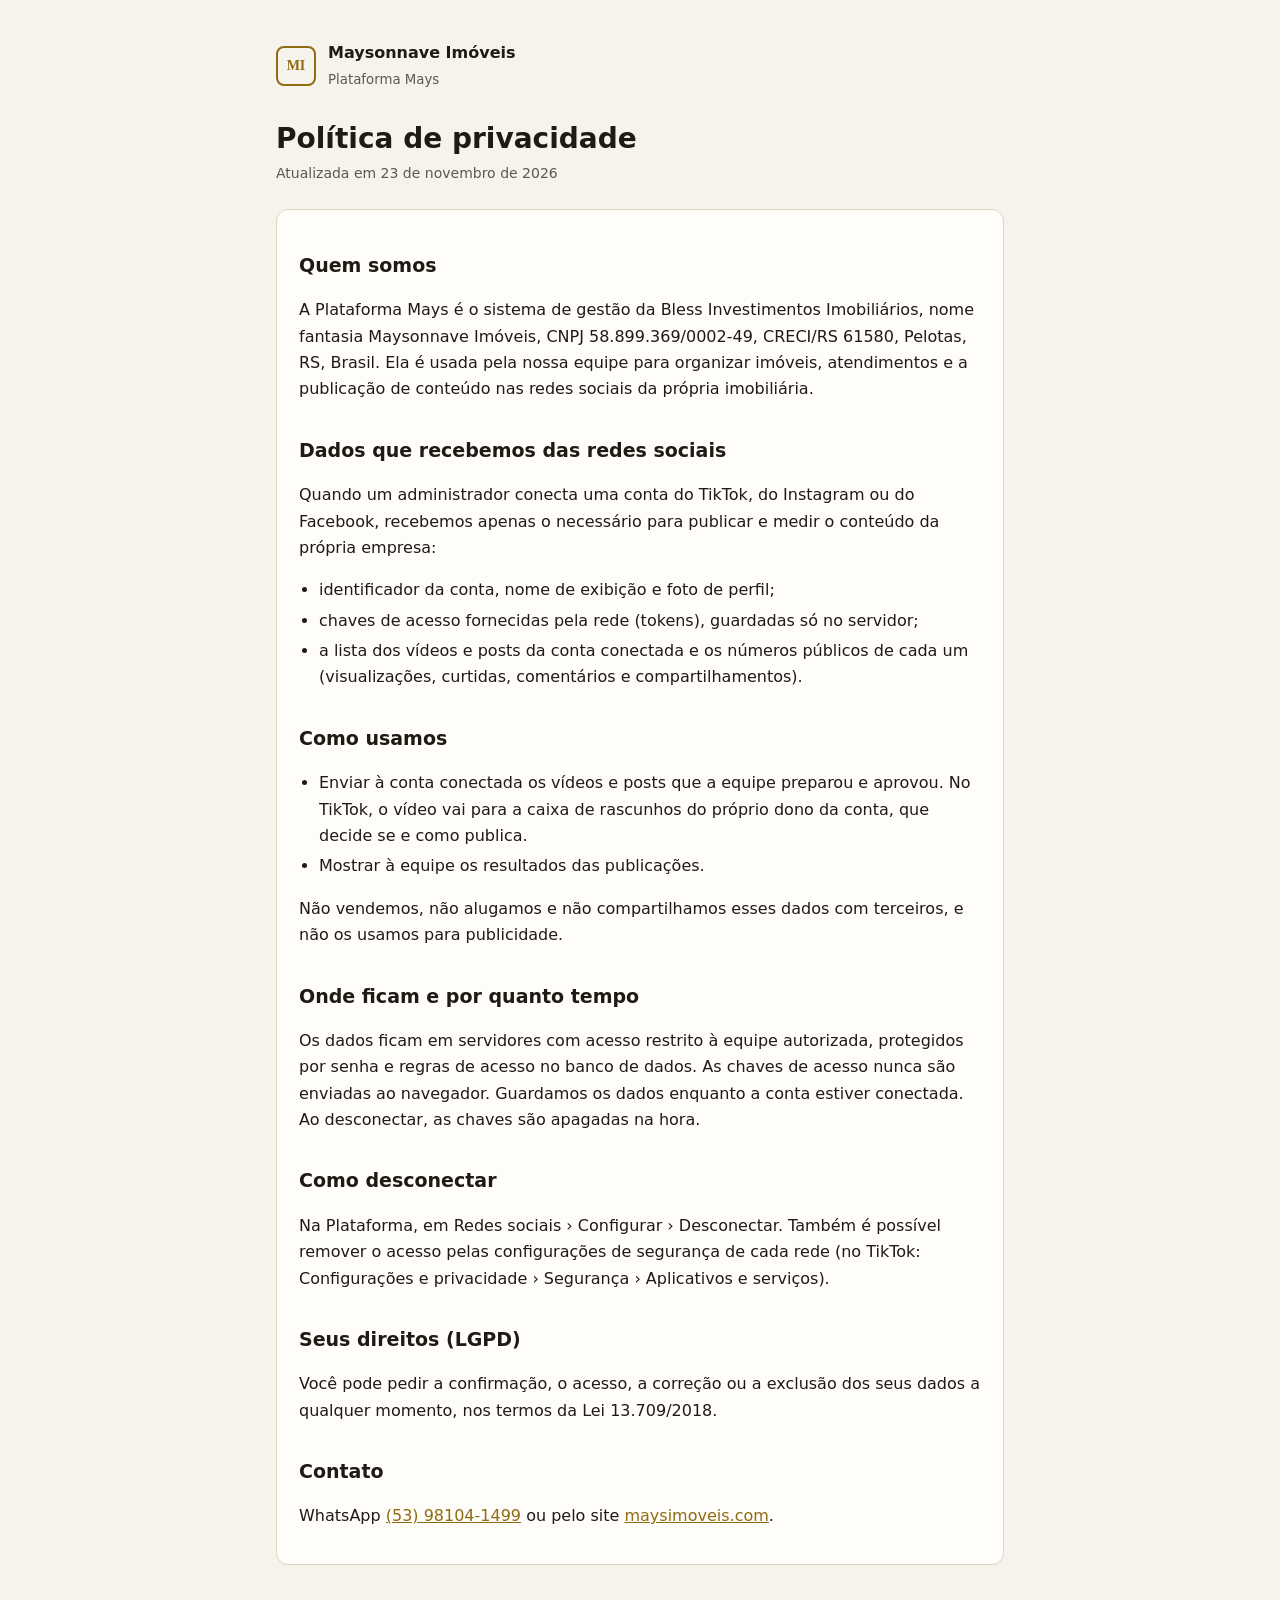
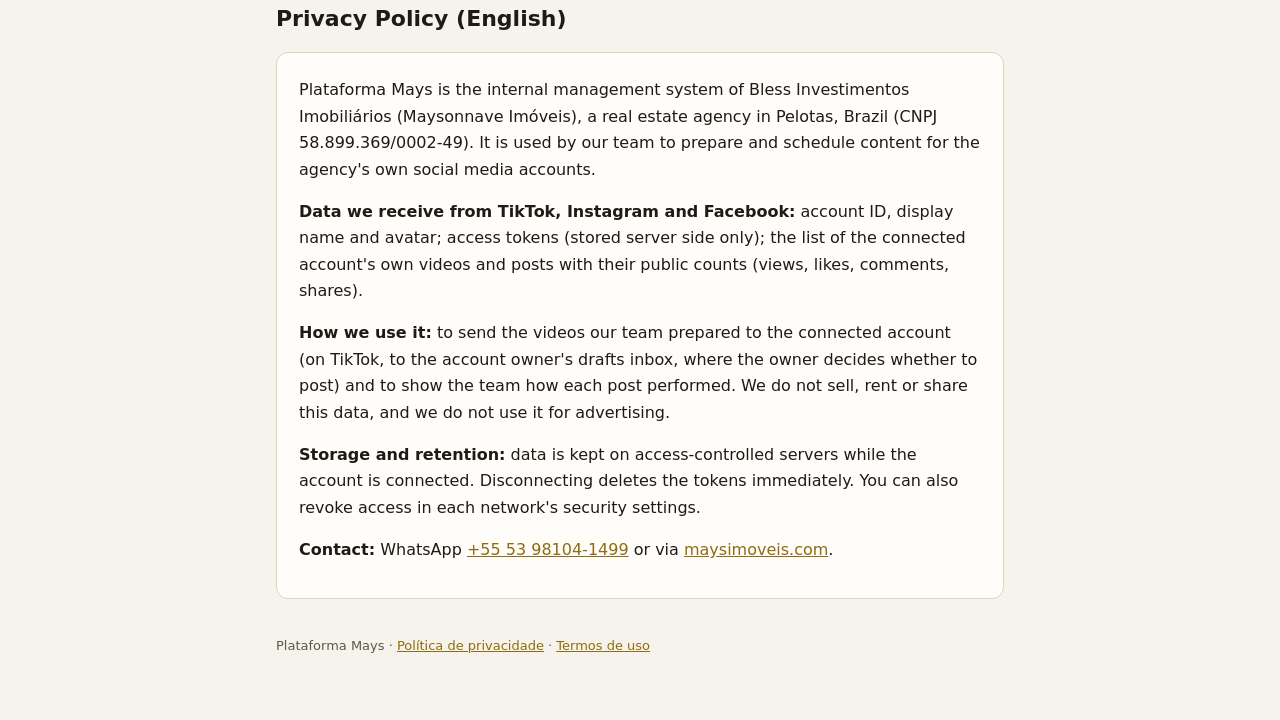
<file: privacidade.html>
<!doctype html>
<html lang="pt-BR">
<head>
<meta charset="utf-8">
<meta name="viewport" content="width=device-width,initial-scale=1">
<title>Política de privacidade · Plataforma Mays</title>
<style>
:root{--bg:#f6f3ec;--card:#fffdf9;--tx:#1f1b14;--fr:#5f574a;--ou:#8f6c12;--bd:#ddd4c2}
@media (prefers-color-scheme:dark){:root{--bg:#2e2e2e;--card:#363636;--tx:#fafafa;--fr:#c4c4c4;--ou:#e8ca6c;--bd:#565656}}
*{box-sizing:border-box}body{margin:0;background:var(--bg);color:var(--tx);font:16px/1.65 -apple-system,BlinkMacSystemFont,'Segoe UI',system-ui,sans-serif}
main{max-width:760px;margin:0 auto;padding:40px 16px 64px}
.marca{display:flex;align-items:center;gap:12px;margin-bottom:28px}
.marca span{width:40px;height:40px;border:2px solid var(--ou);border-radius:8px;display:grid;place-items:center;color:var(--ou);font:700 14px Georgia,serif}
.marca b{display:block}.marca small{color:var(--fr)}
h1{font-size:28px;line-height:1.25;margin:0 0 6px}h2{font-size:19px;margin:32px 0 8px}
.data{color:var(--fr);font-size:14px;margin:0 0 24px}
section{background:var(--card);border:1px solid var(--bd);border-radius:12px;padding:8px 22px 18px;margin-top:20px}
a{color:var(--ou)}ul{padding-left:20px}li{margin:4px 0}
.en{margin-top:40px}.en h1{font-size:22px}
footer{margin-top:36px;color:var(--fr);font-size:13px}
</style>
</head>
<body><main>
<div class="marca"><span>MI</span><div><b>Maysonnave Imóveis</b><small>Plataforma Mays</small></div></div>
<h1>Política de privacidade</h1>
<p class="data">Atualizada em 23 de novembro de 2026</p>

<section>
<h2>Quem somos</h2>
<p>A Plataforma Mays é o sistema de gestão da Bless Investimentos Imobiliários, nome fantasia Maysonnave Imóveis, CNPJ 58.899.369/0002-49, CRECI/RS 61580, Pelotas, RS, Brasil. Ela é usada pela nossa equipe para organizar imóveis, atendimentos e a publicação de conteúdo nas redes sociais da própria imobiliária.</p>

<h2>Dados que recebemos das redes sociais</h2>
<p>Quando um administrador conecta uma conta do TikTok, do Instagram ou do Facebook, recebemos apenas o necessário para publicar e medir o conteúdo da própria empresa:</p>
<ul>
<li>identificador da conta, nome de exibição e foto de perfil;</li>
<li>chaves de acesso fornecidas pela rede (tokens), guardadas só no servidor;</li>
<li>a lista dos vídeos e posts da conta conectada e os números públicos de cada um (visualizações, curtidas, comentários e compartilhamentos).</li>
</ul>

<h2>Como usamos</h2>
<ul>
<li>Enviar à conta conectada os vídeos e posts que a equipe preparou e aprovou. No TikTok, o vídeo vai para a caixa de rascunhos do próprio dono da conta, que decide se e como publica.</li>
<li>Mostrar à equipe os resultados das publicações.</li>
</ul>
<p>Não vendemos, não alugamos e não compartilhamos esses dados com terceiros, e não os usamos para publicidade.</p>

<h2>Onde ficam e por quanto tempo</h2>
<p>Os dados ficam em servidores com acesso restrito à equipe autorizada, protegidos por senha e regras de acesso no banco de dados. As chaves de acesso nunca são enviadas ao navegador. Guardamos os dados enquanto a conta estiver conectada. Ao desconectar, as chaves são apagadas na hora.</p>

<h2>Como desconectar</h2>
<p>Na Plataforma, em Redes sociais › Configurar › Desconectar. Também é possível remover o acesso pelas configurações de segurança de cada rede (no TikTok: Configurações e privacidade › Segurança › Aplicativos e serviços).</p>

<h2>Seus direitos (LGPD)</h2>
<p>Você pode pedir a confirmação, o acesso, a correção ou a exclusão dos seus dados a qualquer momento, nos termos da Lei 13.709/2018.</p>

<h2>Contato</h2>
<p>WhatsApp <a href="https://wa.me/5553981041499">(53) 98104-1499</a> ou pelo site <a href="https://maysimoveis.com">maysimoveis.com</a>.</p>
</section>

<div class="en">
<h1>Privacy Policy (English)</h1>
<section>
<p>Plataforma Mays is the internal management system of Bless Investimentos Imobiliários (Maysonnave Imóveis), a real estate agency in Pelotas, Brazil (CNPJ 58.899.369/0002-49). It is used by our team to prepare and schedule content for the agency's own social media accounts.</p>
<p><b>Data we receive from TikTok, Instagram and Facebook:</b> account ID, display name and avatar; access tokens (stored server side only); the list of the connected account's own videos and posts with their public counts (views, likes, comments, shares).</p>
<p><b>How we use it:</b> to send the videos our team prepared to the connected account (on TikTok, to the account owner's drafts inbox, where the owner decides whether to post) and to show the team how each post performed. We do not sell, rent or share this data, and we do not use it for advertising.</p>
<p><b>Storage and retention:</b> data is kept on access-controlled servers while the account is connected. Disconnecting deletes the tokens immediately. You can also revoke access in each network's security settings.</p>
<p><b>Contact:</b> WhatsApp <a href="https://wa.me/5553981041499">+55 53 98104-1499</a> or via <a href="https://maysimoveis.com">maysimoveis.com</a>.</p>
</section>
</div>
<footer>Plataforma Mays · <a href="privacidade.html">Política de privacidade</a> · <a href="termos.html">Termos de uso</a></footer>
</main></body></html>
</file>
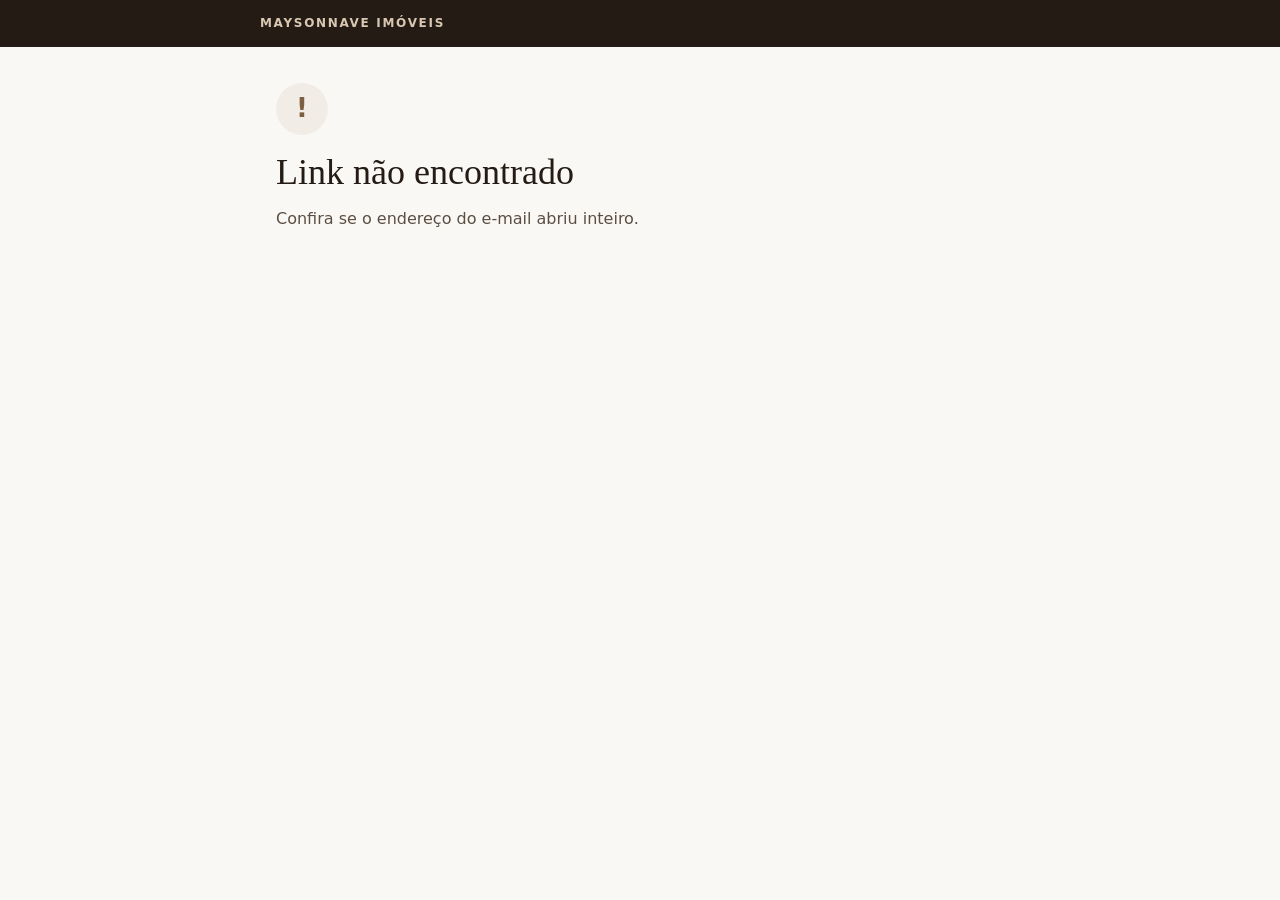
<file: proprietario.html>
<!DOCTYPE html>
<html lang="pt-BR">
<head>
<meta charset="utf-8">
<meta name="viewport" content="width=device-width, initial-scale=1">
<meta name="robots" content="noindex, nofollow">
<meta name="referrer" content="no-referrer">
<title>Aprovar anúncio · Maysonnave Imóveis</title>
<!--
  Página do PROPRIETÁRIO (migração 86). Sem login: o link do e-mail traz
  o token no #, que nunca vai para servidor nenhum nem aparece em log.
    #t=<token>     aprovar o anúncio ou pedir ajuste
    #sair=<token>  deixar de receber o relatório mensal
  Tudo passa pelas funções aprovacao-proprietario e relatorio-mensal; esta
  página não lê tabela nenhuma. Visual do site público (maysimoveis.com),
  não da Plataforma: quem abre é cliente, não a equipe.
-->
<style>
  :root {
    --tinta: #241C14; --tinta-2: #5C4E42; --tinta-3: #6F6155;
    --fundo: #FAF8F5; --superficie: #fff; --linha: #E3DAD0;
    --marca: #7D5F41; --marca-clara: #9B7B5A; --verde: #2F7A4F; --vermelho: #B3412F;
  }
  * { box-sizing: border-box; margin: 0; padding: 0; }
  html { background: var(--fundo); }
  body { background: var(--fundo); color: var(--tinta); font: 15px/1.6 -apple-system, BlinkMacSystemFont, 'Segoe UI', system-ui, sans-serif; -webkit-font-smoothing: antialiased; }
  a { color: var(--marca); }
  .topo { background: var(--tinta); color: #fff; padding: 14px 16px; }
  .topo div { max-width: 760px; margin: 0 auto; font-size: 12px; letter-spacing: .14em; text-transform: uppercase; color: #D9C7B2; font-weight: 700; }
  main { max-width: 760px; margin: 0 auto; padding: 28px 16px 60px; }
  h1 { font-family: Georgia, serif; font-weight: 400; font-size: clamp(26px, 6vw, 36px); line-height: 1.2; margin-bottom: 12px; }
  .intro { color: var(--tinta-2); font-size: 16px; max-width: 60ch; }
  .cartao { background: var(--superficie); border: 1px solid var(--linha); border-radius: 12px; margin-top: 24px; overflow: hidden; }
  .galeria-principal { display: block; width: 100%; aspect-ratio: 4 / 3; object-fit: cover; background: #eee; }
  .miniaturas { display: flex; gap: 6px; padding: 8px; overflow-x: auto; scrollbar-width: thin; }
  .miniaturas button { flex: 0 0 auto; border: 2px solid transparent; border-radius: 6px; padding: 0; background: none; cursor: pointer; }
  .miniaturas button.ativa { border-color: var(--marca); }
  .miniaturas img { display: block; width: 76px; height: 57px; object-fit: cover; border-radius: 4px; }
  .ficha { padding: 18px 18px 22px; }
  .codigo { font-size: 12px; letter-spacing: .1em; text-transform: uppercase; color: var(--marca-clara); font-weight: 700; }
  .ficha h2 { font-family: Georgia, serif; font-weight: 400; font-size: 23px; line-height: 1.25; margin: 4px 0 2px; }
  .local { color: var(--tinta-3); }
  .precos { display: flex; flex-wrap: wrap; gap: 6px 22px; margin: 14px 0 4px; }
  .preco b { display: block; font-size: 22px; }
  .preco span { font-size: 12px; color: var(--tinta-3); text-transform: uppercase; letter-spacing: .06em; }
  .extras { font-size: 13.5px; color: var(--tinta-2); }
  .chips { display: flex; flex-wrap: wrap; gap: 6px; margin-top: 14px; }
  .chips span { background: var(--fundo); border: 1px solid var(--linha); border-radius: 20px; padding: 3px 11px; font-size: 13px; }
  .descricao { margin-top: 16px; white-space: pre-line; color: var(--tinta-2); }
  .termo { padding: 18px; }
  .termo h3 { font-size: 16px; margin-bottom: 6px; }
  .termo .resumo { color: var(--tinta-2); }
  details { margin-top: 12px; }
  summary { cursor: pointer; color: var(--marca); font-weight: 600; }
  .termo-texto { margin-top: 12px; padding: 14px 16px; background: var(--fundo); border: 1px solid var(--linha); border-radius: 8px; font-size: 13.5px; max-height: 420px; overflow-y: auto; }
  .termo-texto h4 { font-size: 13.5px; margin: 14px 0 4px; }
  .termo-texto h4:first-child { margin-top: 0; }
  .termo-texto p { margin-bottom: 6px; }
  .termo-data { color: var(--tinta-3); margin-top: 12px; }
  .assina { display: grid; grid-template-columns: 1fr; gap: 12px; margin-top: 18px; }
  .assina label { display: block; font-weight: 600; font-size: 14px; margin-bottom: 4px; }
  .assina input { width: 100%; font: inherit; padding: 11px 12px; border: 1px solid var(--linha); border-radius: 8px; background: var(--superficie); color: var(--tinta); }
  .assina input:focus { outline: 2px solid var(--marca); outline-offset: 1px; }
  .assina small { display: block; color: var(--tinta-3); font-size: 12.5px; margin-top: 3px; }
  @media (min-width: 620px) { .assina { grid-template-columns: 3fr 2fr; } }
  .aceite { display: flex; gap: 10px; align-items: flex-start; margin-top: 16px; font-weight: 600; cursor: pointer; }
  .aceite input { width: 20px; height: 20px; margin-top: 2px; accent-color: var(--marca); flex-shrink: 0; }
  .acoes { display: flex; flex-wrap: wrap; gap: 10px; margin-top: 18px; }
  .btn { font: inherit; font-weight: 700; border-radius: 8px; padding: 13px 20px; cursor: pointer; border: 1px solid var(--tinta); }
  .btn-primario { background: var(--tinta); color: #fff; }
  .btn-primario:disabled { opacity: .45; cursor: not-allowed; }
  .btn-secundario { background: var(--superficie); color: var(--tinta); }
  .btn:focus-visible, summary:focus-visible { outline: 3px solid var(--marca-clara); outline-offset: 2px; }
  .ajuste { margin-top: 16px; }
  .ajuste label { display: block; font-weight: 600; margin-bottom: 6px; }
  textarea { width: 100%; min-height: 110px; font: inherit; padding: 10px 12px; border: 1px solid var(--linha); border-radius: 8px; background: var(--superficie); color: var(--tinta); resize: vertical; }
  .erro { color: var(--vermelho); font-weight: 600; margin-top: 12px; min-height: 1em; }
  .rodape { margin-top: 22px; font-size: 13px; color: var(--tinta-3); }
  .estado { text-align: left; margin-top: 8px; }
  .estado .icone { width: 52px; height: 52px; border-radius: 50%; display: flex; align-items: center; justify-content: center; font-size: 26px; font-weight: 800; margin-bottom: 16px; background: #E7F2EB; color: var(--verde); }
  .estado .icone.neutro { background: #F1ECE6; color: var(--marca); }
  .estado p { color: var(--tinta-2); font-size: 16px; max-width: 58ch; margin-top: 8px; }
  .estado .acoes { margin-top: 22px; }
  .carregando { color: var(--tinta-3); margin-top: 40px; }
  @media (min-width: 720px) {
    .ficha, .termo { padding: 22px 26px 26px; }
  }
</style>
</head>
<body>
<header class="topo"><div>Maysonnave Imóveis</div></header>
<main id="tela"><p class="carregando">Carregando…</p></main>

<script>
(() => {
  'use strict';
  const FUNCOES = 'https://gwhwesvmqvxakvjtsrdn.supabase.co/functions/v1/';
  const ANON = 'eyJhbGciOiJIUzI1NiIsInR5cCI6IkpXVCJ9.eyJpc3MiOiJzdXBhYmFzZSIsInJlZiI6Imd3aHdlc3ZtcXZ4YWt2anRzcmRuIiwicm9sZSI6ImFub24iLCJpYXQiOjE3ODY2MjI3MjMsImV4cCI6MjEwMjE5ODcyM30.-8YOH8sLts-lK-u6ALcbnlQHhVOsgZrKQWg5B3DhjRE';
  const tela = document.getElementById('tela');
  const esc = s => String(s ?? '').replace(/[&<>"']/g, c => ({ '&': '&amp;', '<': '&lt;', '>': '&gt;', '"': '&quot;', "'": '&#39;' }[c]));
  const brl = v => v == null || v === '' ? '' : Number(v).toLocaleString('pt-BR', { style: 'currency', currency: 'BRL', maximumFractionDigits: 0 });
  const dataBr = iso => new Date(iso).toLocaleDateString('pt-BR');
  let zap = null;

  async function chamar(funcao, corpo) {
    const r = await fetch(FUNCOES + funcao, {
      method: 'POST', headers: { 'Content-Type': 'application/json', apikey: ANON, Authorization: 'Bearer ' + ANON },
      body: JSON.stringify(corpo),
    });
    const d = await r.json().catch(() => ({}));
    if (!r.ok && !d.estado) throw new Error(d.erro || 'Não consegui falar com o servidor. Tente de novo em alguns minutos.');
    return d;
  }

  const linkZap = () => zap
    ? ` ou chame a gente no <a href="https://wa.me/${esc(zap)}" target="_blank" rel="noopener">WhatsApp</a>` : '';

  function estado(icone, titulo, texto, neutro, extra = '') {
    tela.innerHTML = `<section class="estado">
      <div class="icone${neutro ? ' neutro' : ''}" aria-hidden="true">${icone}</div>
      <h1>${titulo}</h1><p>${texto}</p>${extra}</section>`;
    window.scrollTo(0, 0);
  }

  const MENSAGENS = {
    vencido: ['!', 'Este link venceu', () => `Os links de aprovação valem 30 dias. Responda o e-mail que recebeu${linkZap()} para receber um novo.`],
    cancelado: ['!', 'Existe um link mais novo', () => `Este anúncio foi atualizado depois deste e-mail. Use o link do e-mail mais recente${linkZap()}.`],
    ajuste: ['✓', 'Pedido de ajuste enviado', () => 'A gente corrige e manda um novo link para você aprovar.'],
    removido: ['!', 'Anúncio não encontrado', () => `Este anúncio não está mais no nosso cadastro. Responda o e-mail${linkZap()} se achar que é um engano.`],
  };

  function mostrarEstado(d) {
    if (d.estado === 'aprovado') {
      return estado('✓', 'Este anúncio já foi aprovado',
        d.url_site ? 'Ele já está no ar.' : 'Ele está sendo publicado. Você recebe um e-mail com o link assim que estiver no ar.', false,
        d.url_site ? `<div class="acoes"><a class="btn btn-primario" href="${esc(d.url_site)}">Ver o anúncio no site</a></div>` : '');
    }
    const m = MENSAGENS[d.estado] || ['!', 'Link não encontrado', () => `Confira se o endereço do e-mail abriu inteiro${linkZap()}.`];
    estado(m[0], m[1], m[2](), m[0] !== '✓');
  }

  // ── Aprovação ─────────────────────────────────────────────────────
  function anuncio(im) {
    const fotos = im.fotos || [];
    const vende = im.finalidade !== 'aluguel', aluga = im.finalidade === 'aluguel' || im.finalidade === 'venda_aluguel';
    const precos = [
      vende && im.valor ? `<div class="preco"><span>Venda</span><b>${brl(im.valor)}</b></div>` : '',
      aluga && im.valor_aluguel ? `<div class="preco"><span>Aluguel</span><b>${brl(im.valor_aluguel)}</b></div>` : '',
    ].join('');
    const extras = [im.condominio && `Condomínio ${brl(im.condominio)}`, im.iptu && `IPTU ${brl(im.iptu)}`,
      im.aceita_financiamento && 'Aceita financiamento', im.aceita_permuta && 'Aceita permuta'].filter(Boolean).join(' · ');
    const area = im.area_util || im.area_total;
    const chips = [
      im.dormitorios && `${im.dormitorios} dormitório${im.dormitorios > 1 ? 's' : ''}`,
      im.suites && `${im.suites} suíte${im.suites > 1 ? 's' : ''}`,
      im.banheiros && `${im.banheiros} banheiro${im.banheiros > 1 ? 's' : ''}`,
      im.vagas && `${im.vagas} vaga${im.vagas > 1 ? 's' : ''}`,
      area && `${Number(area).toLocaleString('pt-BR')} m²`,
      ...(im.caracteristicas || []),
    ].filter(Boolean);
    return `<article class="cartao">
      ${fotos.length ? `<img class="galeria-principal" id="fotoGrande" src="${esc(fotos[0].url)}" alt="${esc(fotos[0].legenda || im.titulo)}">
        ${fotos.length > 1 ? `<div class="miniaturas" role="list">${fotos.map((f, i) => `
          <button type="button" role="listitem" class="${i ? '' : 'ativa'}" data-foto="${i}" aria-label="Foto ${i + 1}${f.legenda ? ': ' + esc(f.legenda) : ''}">
            <img src="${esc(f.thumb)}" alt="" loading="lazy"></button>`).join('')}</div>` : ''}` : ''}
      <div class="ficha">
        <div class="codigo">${esc(im.codigo)}</div>
        <h2>${esc(im.titulo)}</h2>
        <div class="local">${esc([im.bairro, im.cidade].filter(Boolean).join(', '))}</div>
        ${precos ? `<div class="precos">${precos}</div>` : ''}
        ${extras ? `<div class="extras">${esc(extras)}</div>` : ''}
        ${chips.length ? `<div class="chips">${chips.map(c => `<span>${esc(c)}</span>`).join('')}</div>` : ''}
        ${im.descricao ? `<p class="descricao">${esc(im.descricao)}</p>` : ''}
      </div></article>`;
  }

  function montarAprovacao(d, token) {
    const im = d.imovel;
    tela.innerHTML = `
      <h1>Confira o seu anúncio antes de ir ao ar</h1>
      <p class="intro">Olá${d.nome ? ', ' + esc(d.nome) : ''}. É assim que o ${esc(im.titulo)} vai aparecer em maysimoveis.com. Se estiver tudo certo, aprove. Se algo precisar mudar, peça o ajuste e a gente corrige.</p>
      ${anuncio(im)}
      <section class="cartao termo">
        <h3>Termo de autorização</h3>
        <p class="resumo">Sem exclusividade. Comissão de ${esc(d.comissao)}, cobrada só se o negócio sair com a nossa intermediação. Vale por 6 meses e você pode tirar o anúncio quando quiser.</p>
        <details><summary>Ler o termo completo</summary><div class="termo-texto">${d.termo}</div></details>
        <div class="assina">
          <div><label for="assNome">Seu nome completo</label><input id="assNome" autocomplete="name" maxlength="160"></div>
          <div><label for="assDoc">CPF (ou CNPJ)</label><input id="assDoc" inputmode="numeric" autocomplete="off" maxlength="18" placeholder="000.000.000-00"></div>
        </div>
        <small style="display:block;color:var(--tinta-3);font-size:12.5px;margin-top:6px">Nome e CPF valem como a sua assinatura neste termo.</small>
        <label class="aceite"><input type="checkbox" id="aceite"> Li e aceito o termo de autorização</label>
        <div class="acoes">
          <button class="btn btn-primario" id="aprovar" disabled>Aprovar e autorizar</button>
          <button class="btn btn-secundario" id="pedirAjuste">Pedir ajuste</button>
        </div>
        <div class="ajuste" id="ajuste" hidden>
          <label for="comentario">O que você quer mudar?</label>
          <textarea id="comentario" maxlength="2000" placeholder="Ex.: trocar a foto de capa, corrigir a área para 85 m², baixar o preço para R$ 480 mil"></textarea>
          <div class="acoes">
            <button class="btn btn-primario" id="enviarAjuste">Enviar pedido de ajuste</button>
            <button class="btn btn-secundario" id="cancelarAjuste">Cancelar</button>
          </div>
        </div>
        <p class="erro" id="erro" role="alert"></p>
      </section>
      <p class="rodape">Este link vale até ${dataBr(d.expira_em)}. Dúvidas? Responda o e-mail que recebeu${linkZap()}.</p>`;

    const $ = id => document.getElementById(id);
    const grande = $('fotoGrande');
    tela.querySelectorAll('[data-foto]').forEach(b => b.addEventListener('click', () => {
      const f = im.fotos[Number(b.dataset.foto)];
      grande.src = f.url; grande.alt = f.legenda || im.titulo;
      tela.querySelectorAll('[data-foto]').forEach(x => x.classList.toggle('ativa', x === b));
    }));
    // Aprovar só libera com aceite, nome completo e CPF/CNPJ com os dígitos certos.
    const digitos = () => $('assDoc').value.replace(/\D/g, '');
    const pronto = () => $('aceite').checked && digitos().length >= 11 &&
      $('assNome').value.trim().split(/\s+/).filter(x => x.length > 1).length >= 2;
    const liberar = () => { $('aprovar').disabled = !pronto(); };
    $('assDoc').addEventListener('input', e => {
      const d = digitos().slice(0, 14);
      e.target.value = d.length <= 11
        ? d.replace(/(\d{3})(\d)/, '$1.$2').replace(/(\d{3})(\d)/, '$1.$2').replace(/(\d{3})(\d{1,2})$/, '$1-$2')
        : d.replace(/(\d{2})(\d{3})(\d{3})(\d{4})(\d{0,2})/, '$1.$2.$3/$4-$5');
      liberar();
    });
    $('assNome').addEventListener('input', liberar);
    $('aceite').addEventListener('change', liberar);

    $('aprovar').addEventListener('click', async () => {
      const b = $('aprovar');
      b.disabled = true; b.textContent = 'Aprovando…'; $('erro').textContent = '';
      try {
        const r = await chamar('aprovacao-proprietario', { acao: 'aprovar', token, aceite: true,
          nome: $('assNome').value.trim(), documento: digitos() });
        if (r.estado === 'aprovado') return estado('✓', 'Aprovado. Seu anúncio está sendo publicado.',
          'Em alguns minutos ele entra no site. Você recebe um e-mail com o link assim que estiver no ar, junto com a cópia do termo que aceitou.');
        mostrarEstado(r);
      } catch (e) {
        $('erro').textContent = e.message;
        b.disabled = !pronto(); b.textContent = 'Aprovar e autorizar';
      }
    });

    $('pedirAjuste').addEventListener('click', () => { $('ajuste').hidden = false; $('comentario').focus(); });
    $('cancelarAjuste').addEventListener('click', () => { $('ajuste').hidden = true; $('erro').textContent = ''; });
    $('enviarAjuste').addEventListener('click', async () => {
      const b = $('enviarAjuste'), texto = $('comentario').value.trim();
      $('erro').textContent = '';
      if (texto.length < 3) { $('erro').textContent = 'Conte o que você quer mudar.'; $('comentario').focus(); return; }
      b.disabled = true; b.textContent = 'Enviando…';
      try {
        mostrarEstado(await chamar('aprovacao-proprietario', { acao: 'ajuste', token, comentario: texto }));
      } catch (e) {
        $('erro').textContent = e.message;
        b.disabled = false; b.textContent = 'Enviar pedido de ajuste';
      }
    });
  }

  // ── Relatório: sair e voltar ──────────────────────────────────────
  async function sairDoRelatorio(token, voltar) {
    try {
      const r = await chamar('relatorio-mensal', { acao: voltar ? 'voltar' : 'sair', token });
      if (voltar) return estado('✓', 'Você volta a receber o relatório', 'Todo dia 1º chega no seu e-mail o resumo do mês do seu anúncio.');
      estado('✓', `Pronto${r.nome ? ', ' + esc(r.nome) : ''}. Você não recebe mais o relatório mensal.`,
        'O seu anúncio continua no ar normalmente. Mudou de ideia?', false,
        '<div class="acoes"><button class="btn btn-secundario" id="voltar">Voltar a receber</button></div>');
      document.getElementById('voltar').addEventListener('click', () => sairDoRelatorio(token, true));
    } catch (e) {
      estado('!', 'Não deu certo', esc(e.message), true);
    }
  }

  async function iniciar() {
    const h = new URLSearchParams(location.hash.slice(1));
    if (h.get('sair')) return sairDoRelatorio(h.get('sair'));
    const token = h.get('t');
    if (!token) return mostrarEstado({ estado: 'invalido' });
    try {
      const d = await chamar('aprovacao-proprietario', { acao: 'abrir', token });
      zap = d.whatsapp || null;
      if (d.estado === 'enviado') montarAprovacao(d, token); else mostrarEstado(d);
    } catch (e) {
      mostrarEstado({ estado: 'invalido' });
    }
  }
  iniciar();
})();
</script>
</body>
</html>
</file>
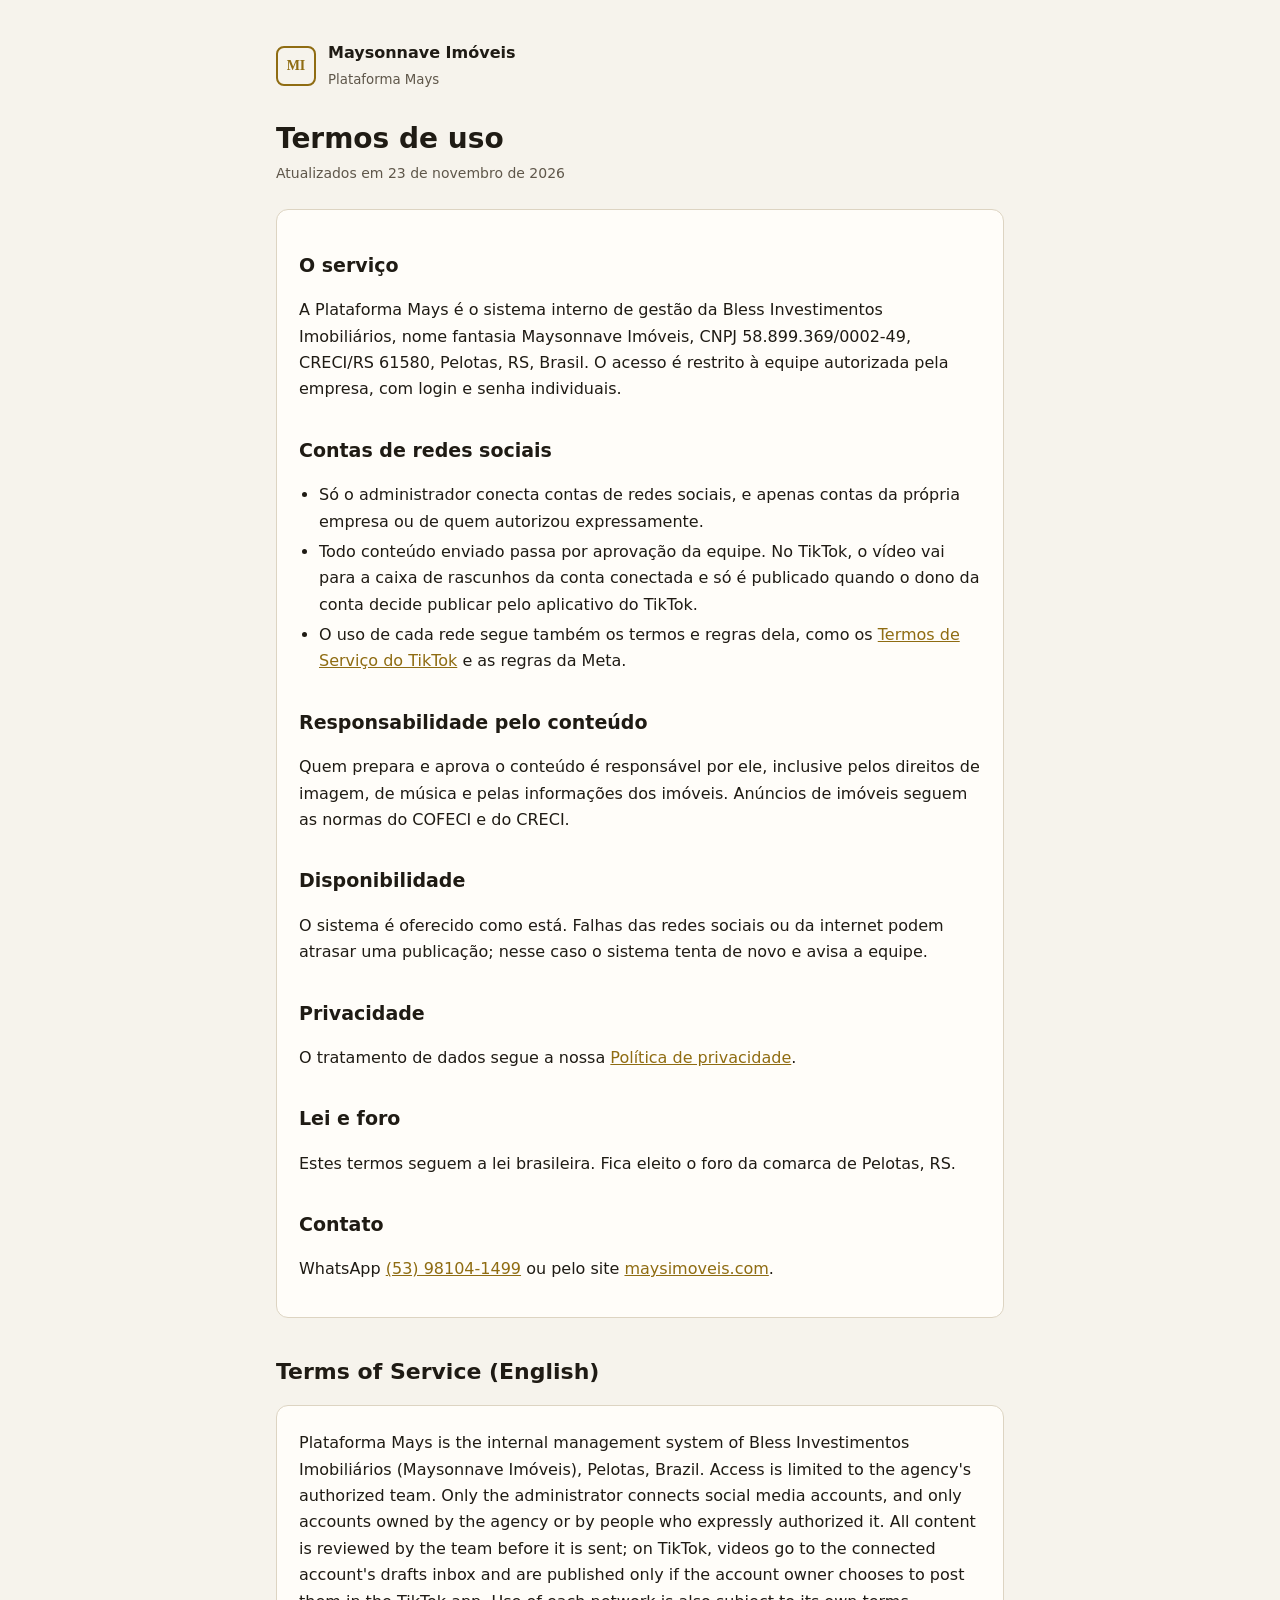
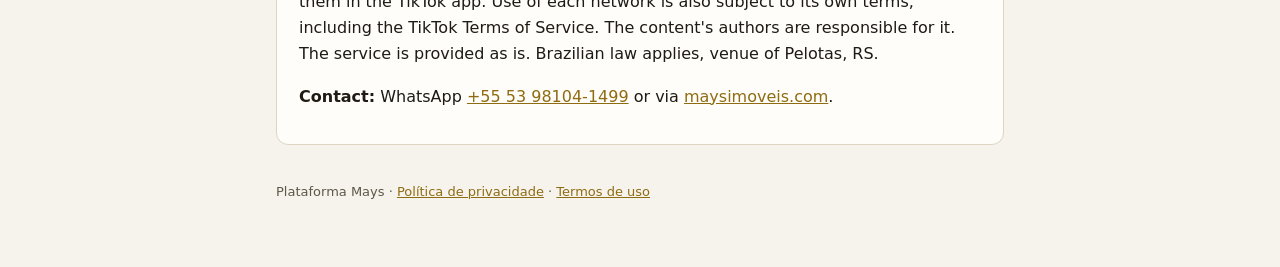
<file: termos.html>
<!doctype html>
<html lang="pt-BR">
<head>
<meta charset="utf-8">
<meta name="viewport" content="width=device-width,initial-scale=1">
<title>Termos de uso · Plataforma Mays</title>
<style>
:root{--bg:#f6f3ec;--card:#fffdf9;--tx:#1f1b14;--fr:#5f574a;--ou:#8f6c12;--bd:#ddd4c2}
@media (prefers-color-scheme:dark){:root{--bg:#2e2e2e;--card:#363636;--tx:#fafafa;--fr:#c4c4c4;--ou:#e8ca6c;--bd:#565656}}
*{box-sizing:border-box}body{margin:0;background:var(--bg);color:var(--tx);font:16px/1.65 -apple-system,BlinkMacSystemFont,'Segoe UI',system-ui,sans-serif}
main{max-width:760px;margin:0 auto;padding:40px 16px 64px}
.marca{display:flex;align-items:center;gap:12px;margin-bottom:28px}
.marca span{width:40px;height:40px;border:2px solid var(--ou);border-radius:8px;display:grid;place-items:center;color:var(--ou);font:700 14px Georgia,serif}
.marca b{display:block}.marca small{color:var(--fr)}
h1{font-size:28px;line-height:1.25;margin:0 0 6px}h2{font-size:19px;margin:32px 0 8px}
.data{color:var(--fr);font-size:14px;margin:0 0 24px}
section{background:var(--card);border:1px solid var(--bd);border-radius:12px;padding:8px 22px 18px;margin-top:20px}
a{color:var(--ou)}ul{padding-left:20px}li{margin:4px 0}
.en{margin-top:40px}.en h1{font-size:22px}
footer{margin-top:36px;color:var(--fr);font-size:13px}
</style>
</head>
<body><main>
<div class="marca"><span>MI</span><div><b>Maysonnave Imóveis</b><small>Plataforma Mays</small></div></div>
<h1>Termos de uso</h1>
<p class="data">Atualizados em 23 de novembro de 2026</p>

<section>
<h2>O serviço</h2>
<p>A Plataforma Mays é o sistema interno de gestão da Bless Investimentos Imobiliários, nome fantasia Maysonnave Imóveis, CNPJ 58.899.369/0002-49, CRECI/RS 61580, Pelotas, RS, Brasil. O acesso é restrito à equipe autorizada pela empresa, com login e senha individuais.</p>

<h2>Contas de redes sociais</h2>
<ul>
<li>Só o administrador conecta contas de redes sociais, e apenas contas da própria empresa ou de quem autorizou expressamente.</li>
<li>Todo conteúdo enviado passa por aprovação da equipe. No TikTok, o vídeo vai para a caixa de rascunhos da conta conectada e só é publicado quando o dono da conta decide publicar pelo aplicativo do TikTok.</li>
<li>O uso de cada rede segue também os termos e regras dela, como os <a href="https://www.tiktok.com/legal/terms-of-service">Termos de Serviço do TikTok</a> e as regras da Meta.</li>
</ul>

<h2>Responsabilidade pelo conteúdo</h2>
<p>Quem prepara e aprova o conteúdo é responsável por ele, inclusive pelos direitos de imagem, de música e pelas informações dos imóveis. Anúncios de imóveis seguem as normas do COFECI e do CRECI.</p>

<h2>Disponibilidade</h2>
<p>O sistema é oferecido como está. Falhas das redes sociais ou da internet podem atrasar uma publicação; nesse caso o sistema tenta de novo e avisa a equipe.</p>

<h2>Privacidade</h2>
<p>O tratamento de dados segue a nossa <a href="privacidade.html">Política de privacidade</a>.</p>

<h2>Lei e foro</h2>
<p>Estes termos seguem a lei brasileira. Fica eleito o foro da comarca de Pelotas, RS.</p>

<h2>Contato</h2>
<p>WhatsApp <a href="https://wa.me/5553981041499">(53) 98104-1499</a> ou pelo site <a href="https://maysimoveis.com">maysimoveis.com</a>.</p>
</section>

<div class="en">
<h1>Terms of Service (English)</h1>
<section>
<p>Plataforma Mays is the internal management system of Bless Investimentos Imobiliários (Maysonnave Imóveis), Pelotas, Brazil. Access is limited to the agency's authorized team. Only the administrator connects social media accounts, and only accounts owned by the agency or by people who expressly authorized it. All content is reviewed by the team before it is sent; on TikTok, videos go to the connected account's drafts inbox and are published only if the account owner chooses to post them in the TikTok app. Use of each network is also subject to its own terms, including the TikTok Terms of Service. The content's authors are responsible for it. The service is provided as is. Brazilian law applies, venue of Pelotas, RS.</p>
<p><b>Contact:</b> WhatsApp <a href="https://wa.me/5553981041499">+55 53 98104-1499</a> or via <a href="https://maysimoveis.com">maysimoveis.com</a>.</p>
</section>
</div>
<footer>Plataforma Mays · <a href="privacidade.html">Política de privacidade</a> · <a href="termos.html">Termos de uso</a></footer>
</main></body></html>
</file>
